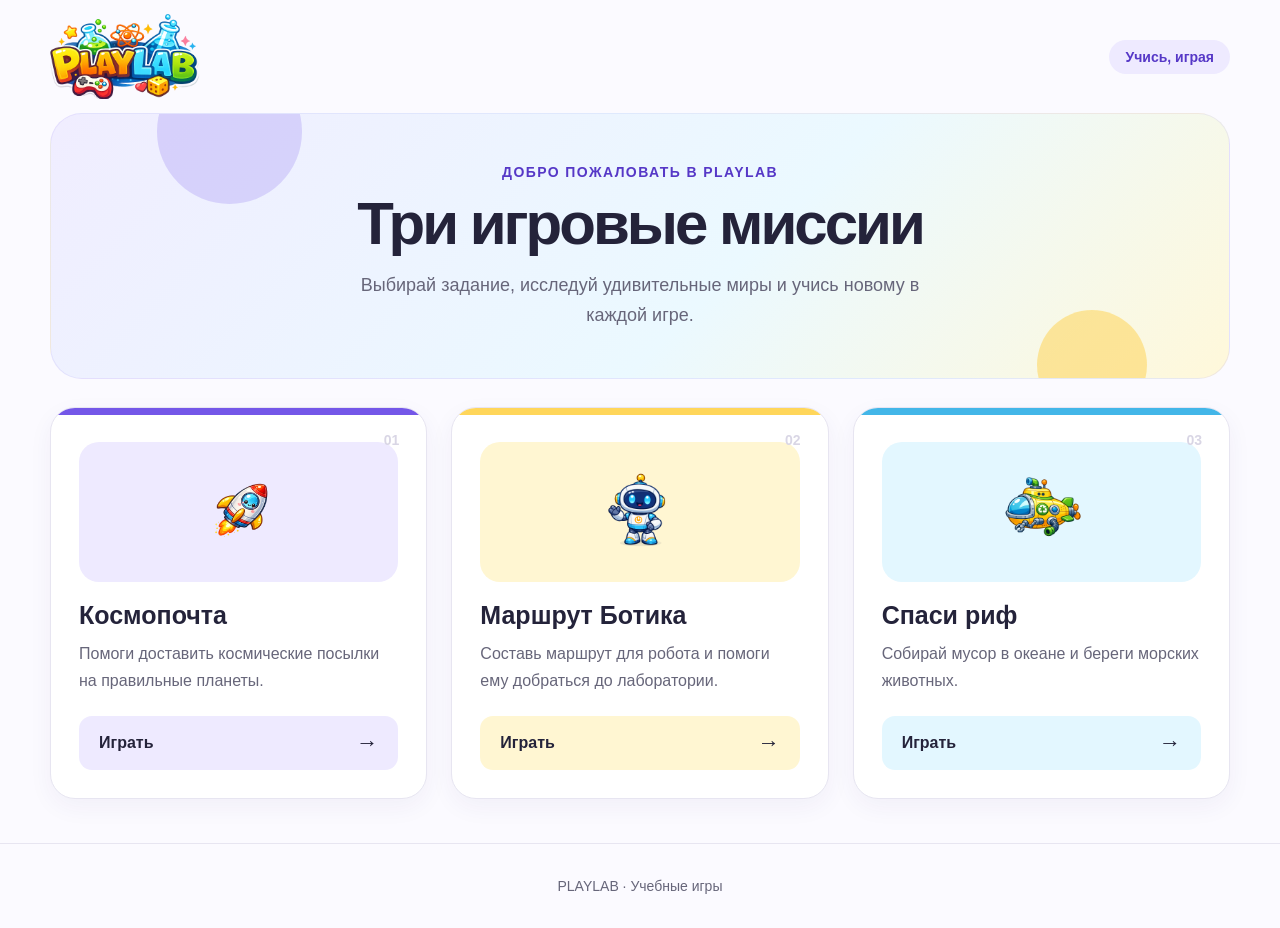
<file: index.html>
<!DOCTYPE html>
<html lang="ru">
<head>
  <meta charset="UTF-8">
  <meta name="viewport" content="width=device-width, initial-scale=1.0">
  <meta name="description" content="PLAYLAB — три игровые учебные миссии">
  <title>PLAYLAB — игровые миссии</title>
  <link rel="stylesheet" href="styles.css">
</head>
<body>
  <header class="site-header">
    <a class="logo" href="index.html" aria-label="PLAYLAB — главная страница">
      <img src="images/logo.png" alt="PLAYLAB">
    </a>
    <p class="header-note">Учись, играя</p>
  </header>

  <main>
    <section class="hero" aria-labelledby="page-title">
      <div class="hero-decoration hero-decoration--purple" aria-hidden="true"></div>
      <div class="hero-decoration hero-decoration--yellow" aria-hidden="true"></div>
      <p class="eyebrow">Добро пожаловать в PLAYLAB</p>
      <h1 id="page-title">Три игровые миссии</h1>
      <p class="hero-text">Выбирай задание, исследуй удивительные миры и учись новому в каждой игре.</p>
    </section>

    <section class="missions" aria-label="Игровые миссии">
      <article class="game-card game-card--space">
        <div class="game-card__number" aria-hidden="true">01</div>
        <div class="game-card__icon"><img src="images/rocket.png" alt="Космическая ракета"></div>
        <h2>Космопочта</h2>
        <p>Помоги доставить космические посылки на правильные планеты.</p>
        <a class="play-button" href="game1/index.html">Играть <span aria-hidden="true">→</span></a>
      </article>

      <article class="game-card game-card--robot">
        <div class="game-card__number" aria-hidden="true">02</div>
        <div class="game-card__icon"><img src="images/robot.png" alt="Робот Ботик"></div>
        <h2>Маршрут Ботика</h2>
        <p>Составь маршрут для робота и помоги ему добраться до лаборатории.</p>
        <a class="play-button" href="game2/index.html">Играть <span aria-hidden="true">→</span></a>
      </article>

      <article class="game-card game-card--ocean">
        <div class="game-card__number" aria-hidden="true">03</div>
        <div class="game-card__icon"><img src="images/submarine.png" alt="Подводная лодка"></div>
        <h2>Спаси риф</h2>
        <p>Собирай мусор в океане и береги морских животных.</p>
        <a class="play-button" href="game3/index.html">Играть <span aria-hidden="true">→</span></a>
      </article>
    </section>
  </main>

  <footer>
    <p>PLAYLAB · Учебные игры</p>
  </footer>

</body>
</html>
</file>
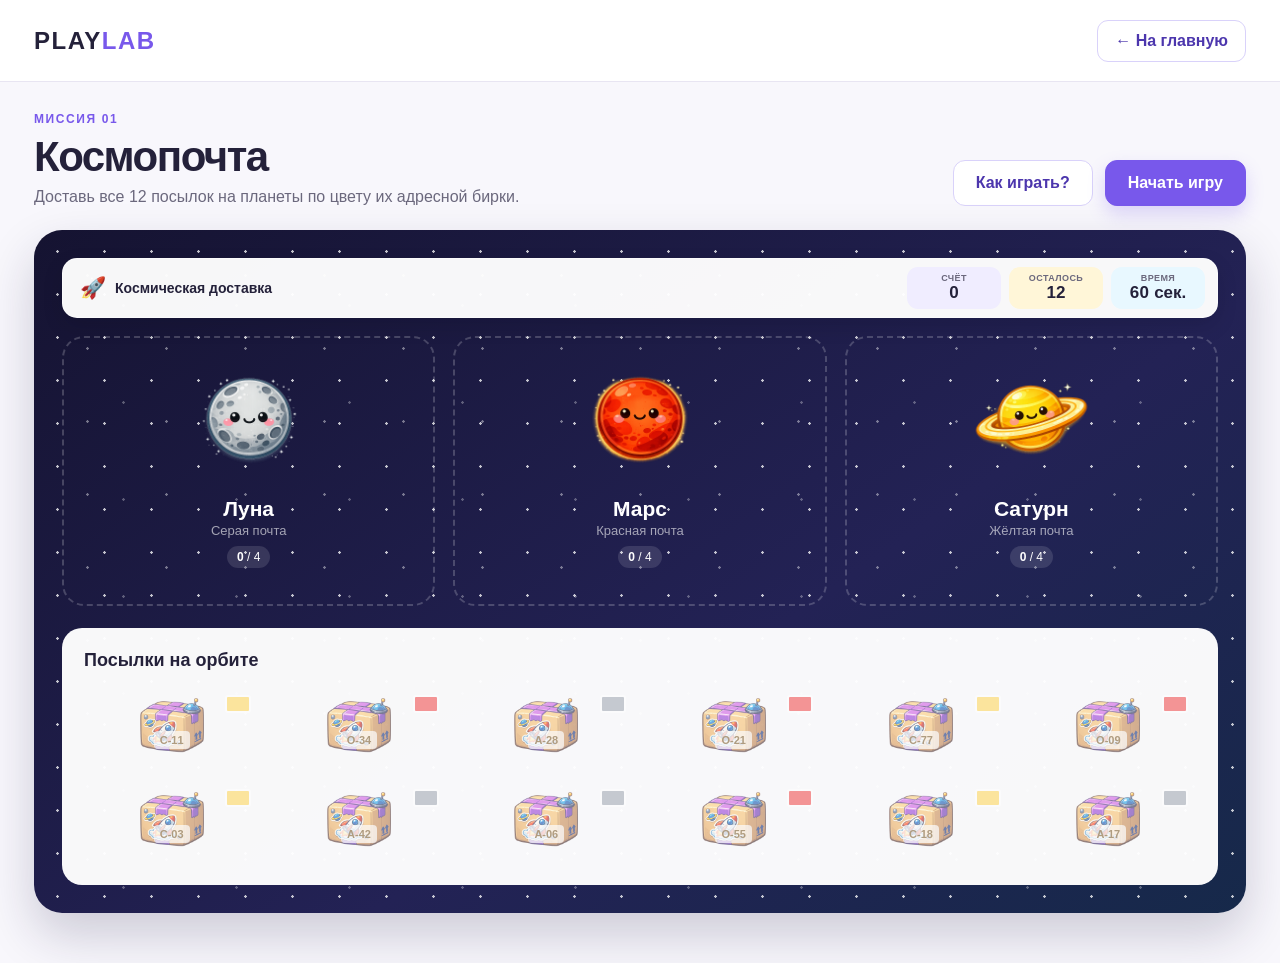
<file: game1/index.html>
<!DOCTYPE html>
<html lang="ru">
<head>
  <meta charset="UTF-8">
  <meta name="viewport" content="width=device-width, initial-scale=1.0">
  <meta name="description" content="Космопочта — игровая миссия PLAYLAB">
  <title>Космопочта — PLAYLAB</title>
  <link rel="stylesheet" href="style.css">
</head>
<body>
  <header class="topbar">
    <a class="logo" href="../index.html">PLAY<span>LAB</span></a>
    <a class="home-button" href="../index.html">← На главную</a>
  </header>

  <main class="game-shell">
    <section class="intro">
      <div>
        <p class="eyebrow">Миссия 01</p>
        <h1>Космопочта</h1>
        <p>Доставь все 12 посылок на планеты по цвету их адресной бирки.</p>
      </div>
      <div class="intro-actions">
        <button class="secondary-button" id="helpButton" type="button">Как играть?</button>
        <button class="primary-button" id="startButton" type="button">Начать игру</button>
      </div>
    </section>

    <section class="space" id="gameArea" aria-label="Игровое поле">
      <div class="stars" aria-hidden="true"></div>
      <div class="space-hud" aria-label="Статистика игры">
        <div class="space-hud__status"><span aria-hidden="true">🚀</span><strong>Космическая доставка</strong></div>
        <div class="game-stats">
          <div class="stat"><span>Счёт</span><strong id="score">0</strong></div>
          <div class="stat stat--remaining"><span>Осталось</span><strong id="remaining">12</strong></div>
          <div class="stat stat--timer"><span>Время</span><strong><span id="timer">60</span> сек.</strong></div>
        </div>
      </div>
      <div class="planets">
        <div class="planet-zone planet-zone--gray" data-planet="gray">
          <img src="../images/moon.png" alt="Луна">
          <h2>Луна</h2>
          <p>Серая почта</p>
          <span class="delivered-count"><b>0</b> / 4</span>
        </div>
        <div class="planet-zone planet-zone--red" data-planet="red">
          <img src="../images/mars.png" alt="Марс">
          <h2>Марс</h2>
          <p>Красная почта</p>
          <span class="delivered-count"><b>0</b> / 4</span>
        </div>
        <div class="planet-zone planet-zone--yellow" data-planet="yellow">
          <img src="../images/saturn.png" alt="Сатурн">
          <h2>Сатурн</h2>
          <p>Жёлтая почта</p>
          <span class="delivered-count"><b>0</b> / 4</span>
        </div>
      </div>

      <div class="cargo-panel">
        <div class="cargo-heading">
          <h2>Посылки на орбите</h2>
        </div>
        <div class="packages is-locked" id="packages" aria-label="Посылки"></div>
      </div>
    </section>
  </main>

  <div class="modal" id="helpModal" hidden>
    <div class="modal__backdrop" data-close-modal></div>
    <section class="modal__card" role="dialog" aria-modal="true" aria-labelledby="helpTitle">
      <button class="modal__close" type="button" data-close-modal aria-label="Закрыть">×</button>
      <p class="eyebrow">Инструкция</p>
      <h2 id="helpTitle">Как играть?</h2>
      <ol>
        <li>Нажми «Начать игру» — включится таймер на 60 секунд.</li>
        <li>Смотри на цвет адресной бирки каждой посылки.</li>
        <li>Зажми посылку мышкой и перетащи её на планету такого же цвета.</li>
        <li>Правильная доставка даёт <strong>+10 очков</strong>, ошибка отнимает <strong>5 очков</strong>.</li>
      </ol>
      <p class="tip">Победа — все 12 посылок доставлены до окончания времени!</p>
      <button class="primary-button" type="button" data-close-modal>Понятно</button>
    </section>
  </div>

  <div class="modal" id="resultModal" hidden>
    <div class="modal__backdrop"></div>
    <section class="modal__card modal__card--result" role="dialog" aria-modal="true" aria-labelledby="resultTitle">
      <div class="result-icon" id="resultIcon" aria-hidden="true">🚀</div>
      <p class="eyebrow">Миссия завершена</p>
      <h2 id="resultTitle">Отличная работа!</h2>
      <p id="resultMessage"></p>
      <div class="result-score"><span>Твой результат</span><strong><span id="finalScore">0</span> очков</strong></div>
      <button class="primary-button" id="restartButton" type="button">Играть снова</button>
    </section>
  </div>

  <div class="toast" id="toast" role="status" aria-live="polite"></div>

  <audio id="correctSound" src="../sounds/correct.mp3" preload="auto"></audio>
  <audio id="wrongSound" src="../sounds/wrong.mp3" preload="auto"></audio>
  <audio id="winSound" src="../sounds/win.mp3" preload="auto"></audio>
  <audio id="clickSound" src="../sounds/click.mp3" preload="auto"></audio>
  <script src="game.js"></script>
</body>
</html>
</file>
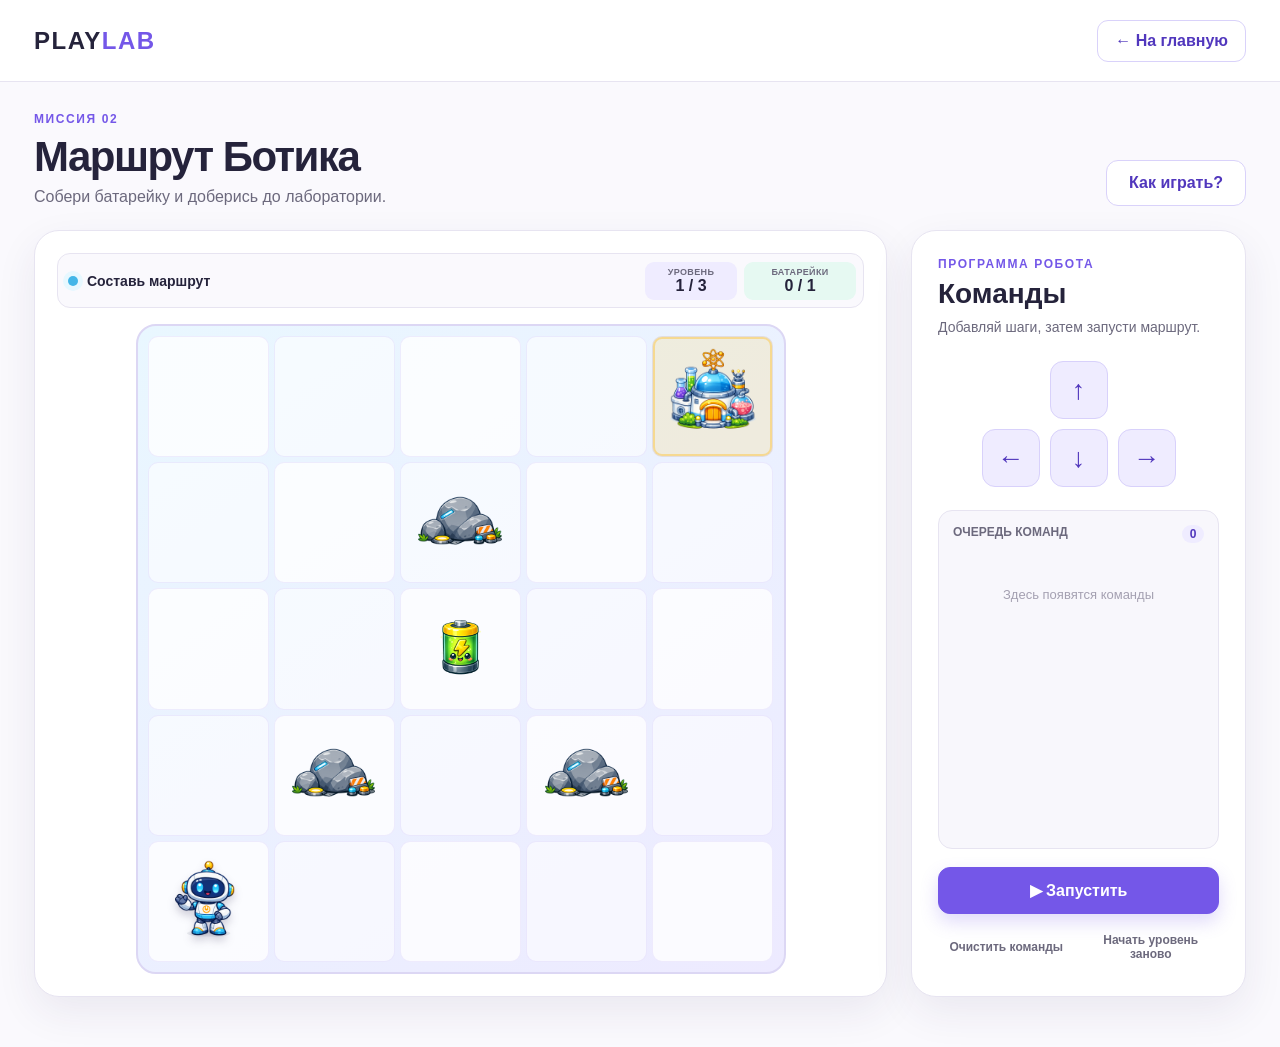
<file: game2/index.html>
<!DOCTYPE html>
<html lang="ru">
<head>
  <meta charset="UTF-8">
  <meta name="viewport" content="width=device-width, initial-scale=1.0">
  <meta name="description" content="Маршрут Ботика — логическая игра PLAYLAB">
  <title>Маршрут Ботика — PLAYLAB</title>
  <link rel="stylesheet" href="style.css">
</head>
<body>
  <header class="topbar">
    <a class="logo" href="../index.html">PLAY<span>LAB</span></a>
    <a class="home-button" href="../index.html">← На главную</a>
  </header>

  <main class="game-shell">
    <section class="intro">
      <div>
        <p class="eyebrow">Миссия 02</p>
        <h1>Маршрут Ботика</h1>
        <p id="levelDescription">Собери батарейку и доберись до лаборатории.</p>
      </div>
      <button class="secondary-button" id="helpButton" type="button">Как играть?</button>
    </section>

    <section class="game-layout">
      <div class="board-panel">
        <div class="board-heading" aria-label="Состояние уровня">
          <div class="route-status">
            <span class="status-dot" aria-hidden="true"></span>
            <strong id="statusText">Составь маршрут</strong>
          </div>
          <div class="board-stats">
            <div class="board-stat board-stat--level"><span>Уровень</span><strong><span id="levelNumber">1</span> / 3</strong></div>
            <div class="board-stat board-stat--battery"><span>Батарейки</span><strong><span id="batteryCount">0</span> / <span id="batteryTotal">1</span></strong></div>
          </div>
        </div>
        <div class="board" id="board" aria-label="Игровое поле"></div>
      </div>

      <aside class="control-panel">
        <div class="control-heading">
          <p class="eyebrow">Программа робота</p>
          <h2>Команды</h2>
          <p>Добавляй шаги, затем запусти маршрут.</p>
        </div>

        <div class="direction-buttons" aria-label="Добавить команду">
          <button class="direction direction--up" type="button" data-command="up" aria-label="Добавить движение вверх">↑</button>
          <button class="direction direction--left" type="button" data-command="left" aria-label="Добавить движение влево">←</button>
          <button class="direction direction--down" type="button" data-command="down" aria-label="Добавить движение вниз">↓</button>
          <button class="direction direction--right" type="button" data-command="right" aria-label="Добавить движение вправо">→</button>
        </div>

        <div class="queue-wrap">
          <div class="queue-label">
            <span>Очередь команд</span>
            <strong id="commandCount">0</strong>
          </div>
          <div class="command-queue" id="commandQueue" aria-live="polite">
            <p class="queue-empty">Здесь появятся команды</p>
          </div>
        </div>

        <button class="primary-button primary-button--run" id="runButton" type="button">▶ Запустить</button>
        <div class="utility-buttons">
          <button class="text-button" id="clearButton" type="button">Очистить команды</button>
          <button class="text-button" id="resetButton" type="button">Начать уровень заново</button>
        </div>
      </aside>
    </section>
  </main>

  <div class="modal" id="helpModal" hidden>
    <div class="modal__backdrop" data-close-help></div>
    <section class="modal__card" role="dialog" aria-modal="true" aria-labelledby="helpTitle">
      <button class="modal__close" type="button" data-close-help aria-label="Закрыть">×</button>
      <p class="eyebrow">Инструкция</p>
      <h2 id="helpTitle">Как играть?</h2>
      <ol>
        <li>Кнопками <strong>↑ ↓ ← →</strong> составь очередь команд.</li>
        <li>Нажми <strong>«Запустить»</strong>, и Ботик выполнит шаги по порядку.</li>
        <li>Собери все батарейки, избегая камней и границ поля.</li>
        <li>Только после этого приведи Ботика в лабораторию.</li>
      </ol>
      <p class="tip">Если маршрут не удался, очисти команды или начни уровень заново.</p>
      <button class="primary-button" type="button" data-close-help>Понятно</button>
    </section>
  </div>

  <div class="modal" id="levelModal" hidden>
    <div class="modal__backdrop"></div>
    <section class="modal__card modal__card--result" role="dialog" aria-modal="true" aria-labelledby="levelResultTitle">
      <div class="result-icon" aria-hidden="true">🔋</div>
      <p class="eyebrow">Маршрут выполнен</p>
      <h2 id="levelResultTitle">Уровень пройден!</h2>
      <p id="levelResultText"></p>
      <button class="primary-button" id="nextLevelButton" type="button">Следующий уровень →</button>
    </section>
  </div>

  <div class="modal" id="victoryModal" hidden>
    <div class="modal__backdrop"></div>
    <section class="modal__card modal__card--victory" role="dialog" aria-modal="true" aria-labelledby="victoryTitle">
      <div class="victory-stars" aria-hidden="true">✦ ⭐ ✦</div>
      <img src="../images/robot.png" alt="Ботик празднует победу">
      <p class="eyebrow">Большая победа</p>
      <h2 id="victoryTitle">Все маршруты пройдены!</h2>
      <p>Ты собрал все батарейки и помог Ботику добраться до лаборатории на каждом уровне.</p>
      <button class="primary-button" id="replayButton" type="button">Пройти ещё раз</button>
      <a class="victory-home" href="../index.html">На главную</a>
    </section>
  </div>

  <div class="toast" id="toast" role="status" aria-live="assertive"></div>

  <audio id="moveSound" src="../sounds/move.mp3" preload="auto"></audio>
  <audio id="collectSound" src="../sounds/collect.mp3" preload="auto"></audio>
  <audio id="wrongSound" src="../sounds/wrong.mp3" preload="auto"></audio>
  <audio id="winSound" src="../sounds/win.mp3" preload="auto"></audio>
  <audio id="clickSound" src="../sounds/click.mp3" preload="auto"></audio>
  <script src="game.js"></script>
</body>
</html>
</file>
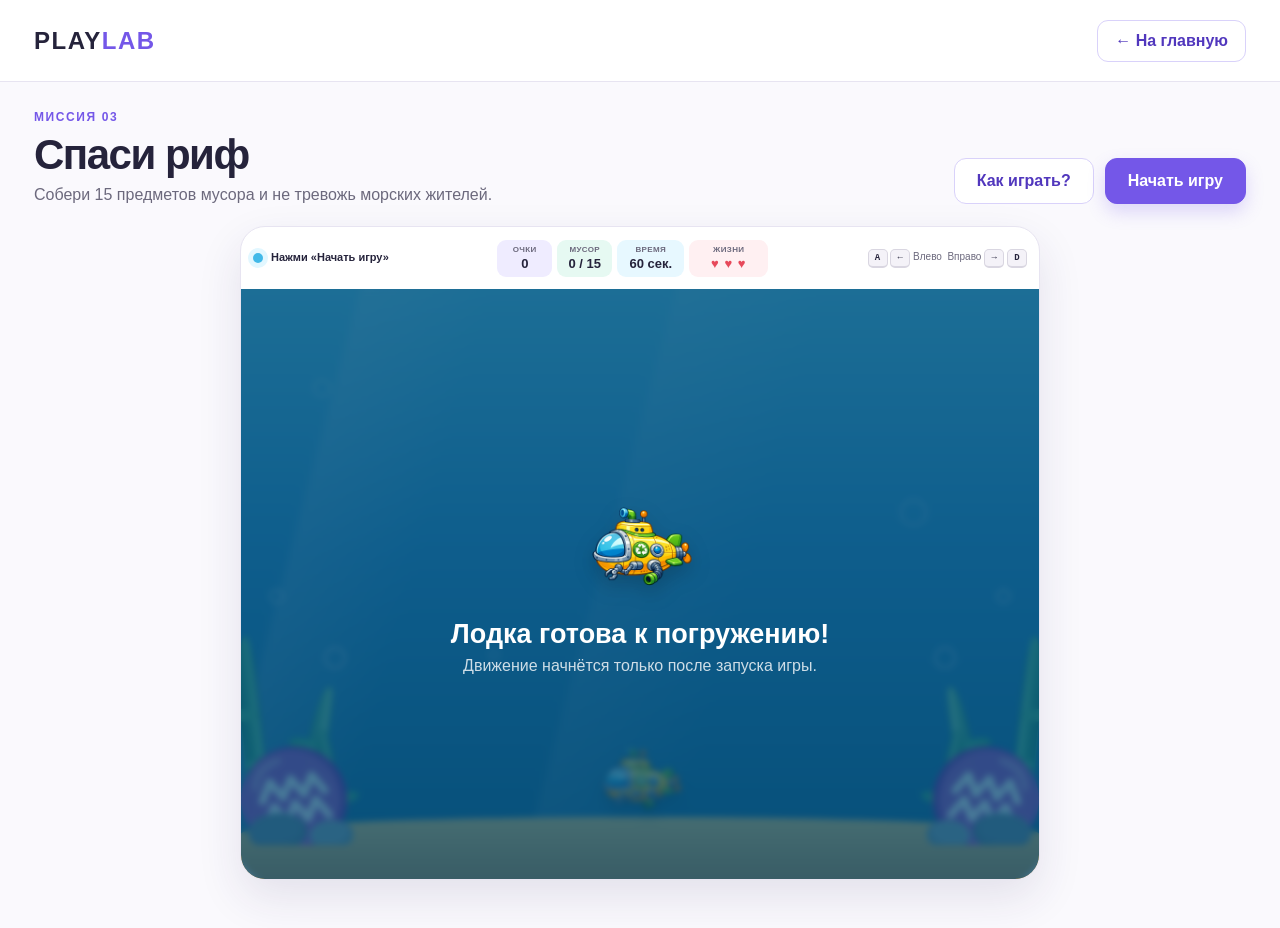
<file: game3/index.html>
<!DOCTYPE html>
<html lang="ru">
<head>
  <meta charset="UTF-8">
  <meta name="viewport" content="width=device-width, initial-scale=1.0">
  <meta name="description" content="Спаси риф — подводная аркада PLAYLAB">
  <title>Спаси риф — PLAYLAB</title>
  <link rel="stylesheet" href="style.css">
</head>
<body>
  <header class="topbar">
    <a class="logo" href="../index.html">PLAY<span>LAB</span></a>
    <a class="home-button" href="../index.html">← На главную</a>
  </header>

  <main class="game-shell">
    <section class="intro">
      <div>
        <p class="eyebrow">Миссия 03</p>
        <h1>Спаси риф</h1>
        <p>Собери 15 предметов мусора и не тревожь морских жителей.</p>
      </div>
      <div class="intro-actions">
        <button class="secondary-button" id="helpButton" type="button">Как играть?</button>
        <button class="primary-button" id="startButton" type="button">Начать игру</button>
      </div>
    </section>

    <section class="ocean-panel">
      <div class="ocean-status">
        <div class="mission-status"><span class="status-dot" aria-hidden="true"></span><strong id="statusText">Нажми «Начать игру»</strong></div>
        <div class="game-stats" aria-label="Статистика игры">
          <div class="stat"><span>Очки</span><strong id="score">0</strong></div>
          <div class="stat stat--trash"><span>Мусор</span><strong><span id="trashCount">0</span> / 15</strong></div>
          <div class="stat stat--time"><span>Время</span><strong><span id="timeLeft">60</span> сек.</strong></div>
          <div class="stat stat--lives"><span>Жизни</span><strong id="lives" aria-label="3 жизни">♥ ♥ ♥</strong></div>
        </div>
        <p class="key-help"><kbd>A</kbd> <kbd>←</kbd> Влево&nbsp; Вправо <kbd>→</kbd> <kbd>D</kbd></p>
      </div>

      <div class="ocean" id="ocean" aria-label="Игровое поле">
        <div class="light-rays" aria-hidden="true"></div>
        <div class="bubble bubble--one" aria-hidden="true"></div>
        <div class="bubble bubble--two" aria-hidden="true"></div>
        <div class="bubble bubble--three" aria-hidden="true"></div>
        <div class="edge-decor edge-decor--left" aria-hidden="true">
          <span class="seaweed seaweed--tall"></span>
          <span class="seaweed seaweed--medium"></span>
          <span class="seaweed seaweed--short"></span>
          <span class="coral">♒</span>
          <span class="sea-rock sea-rock--one"></span>
          <span class="sea-rock sea-rock--two"></span>
          <span class="decor-bubble decor-bubble--one"></span>
          <span class="decor-bubble decor-bubble--two"></span>
        </div>
        <div class="edge-decor edge-decor--right" aria-hidden="true">
          <span class="seaweed seaweed--tall"></span>
          <span class="seaweed seaweed--medium"></span>
          <span class="seaweed seaweed--short"></span>
          <span class="coral">♒</span>
          <span class="sea-rock sea-rock--one"></span>
          <span class="sea-rock sea-rock--two"></span>
          <span class="decor-bubble decor-bubble--one"></span>
          <span class="decor-bubble decor-bubble--two"></span>
        </div>
        <div class="objects-layer" id="objectsLayer"></div>
        <img class="submarine" id="submarine" src="../images/submarine.png" alt="Подводная лодка игрока">
        <div class="start-curtain" id="startCurtain">
          <img src="../images/submarine.png" alt="">
          <h2>Лодка готова к погружению!</h2>
          <p>Движение начнётся только после запуска игры.</p>
        </div>
      </div>
    </section>
  </main>

  <div class="modal" id="helpModal" hidden>
    <div class="modal__backdrop" data-close-help></div>
    <section class="modal__card" role="dialog" aria-modal="true" aria-labelledby="helpTitle">
      <button class="modal__close" type="button" data-close-help aria-label="Закрыть">×</button>
      <p class="eyebrow">Инструкция</p>
      <h2 id="helpTitle">Как играть?</h2>
      <ol>
        <li>Нажми <strong>«Начать игру»</strong>.</li>
        <li>Двигай лодку клавишами <strong>← →</strong> или <strong>A D</strong>.</li>
        <li>Лови бутылки, банки и пакеты — каждый предмет даёт <strong>+10 очков</strong>.</li>
        <li>Не задевай рыб, черепах и медуз: столкновение отнимает одну жизнь.</li>
      </ol>
      <p class="tip">Собери 15 предметов мусора за 60 секунд, сохранив хотя бы одну жизнь.</p>
      <button class="primary-button" type="button" data-close-help>Понятно</button>
    </section>
  </div>

  <div class="modal" id="resultModal" hidden>
    <div class="modal__backdrop"></div>
    <section class="modal__card modal__card--result" role="dialog" aria-modal="true" aria-labelledby="resultTitle">
      <div class="result-icon" id="resultIcon" aria-hidden="true">🌊</div>
      <p class="eyebrow" id="resultEyebrow">Миссия завершена</p>
      <h2 id="resultTitle">Риф спасён!</h2>
      <p id="resultMessage"></p>
      <div class="result-stats">
        <div><span>Очки</span><strong id="finalScore">0</strong></div>
        <div><span>Собрано</span><strong><span id="finalTrash">0</span> / 15</strong></div>
      </div>
      <button class="primary-button" id="replayButton" type="button">Играть снова</button>
      <a class="result-home" href="../index.html">На главную</a>
    </section>
  </div>

  <div class="toast" id="toast" role="status" aria-live="assertive"></div>

  <audio id="clickSound" src="../sounds/click.mp3" preload="auto"></audio>
  <audio id="collectSound" src="../sounds/collect.mp3" preload="auto"></audio>
  <audio id="wrongSound" src="../sounds/wrong.mp3" preload="auto"></audio>
  <audio id="winSound" src="../sounds/win.mp3" preload="auto"></audio>
  <script src="game.js"></script>
</body>
</html>
</file>
<file: styles.css>
:root {
  --purple: #7457e8;
  --purple-dark: #5638c7;
  --purple-light: #eeeaff;
  --blue: #43b6e8;
  --blue-light: #e3f7ff;
  --yellow: #ffd65a;
  --yellow-light: #fff6d2;
  --ink: #24233a;
  --muted: #67667a;
  --white: #ffffff;
  --line: #e7e5f1;
  --shadow: 0 18px 45px rgba(57, 44, 116, 0.12);
}

* {
  box-sizing: border-box;
}

html {
  scroll-behavior: smooth;
}

body {
  min-width: 320px;
  margin: 0;
  color: var(--ink);
  background: #fbfaff;
  font-family: "Segoe UI", Arial, sans-serif;
}

button,
a {
  font: inherit;
}

.site-header {
  width: min(1180px, calc(100% - 80px));
  margin: 0 auto;
  padding: 14px 0;
  display: flex;
  align-items: center;
  justify-content: space-between;
}

.logo {
  position: relative;
  width: 150px;
  height: 85px;
  display: block;
  overflow: hidden;
  line-height: 0;
  text-decoration: none;
}

.logo img {
  position: absolute;
  top: -37px;
  left: -57px;
  width: 265px;
  height: auto;
  display: block;
  object-fit: contain;
}

.header-note {
  margin: 0;
  padding: 9px 16px;
  color: var(--purple-dark);
  background: var(--purple-light);
  border-radius: 999px;
  font-size: 14px;
  font-weight: 700;
}

main {
  width: min(1180px, calc(100% - 80px));
  margin: 0 auto;
}

.hero {
  position: relative;
  overflow: hidden;
  padding: 50px 60px 48px;
  text-align: center;
  background: linear-gradient(135deg, #f0edff 0%, #ebf9ff 58%, #fff8da 100%);
  border: 1px solid rgba(116, 87, 232, 0.1);
  border-radius: 32px;
}

.eyebrow {
  position: relative;
  margin: 0 0 12px;
  color: var(--purple-dark);
  font-size: 14px;
  font-weight: 800;
  letter-spacing: 1.4px;
  text-transform: uppercase;
}

.hero h1 {
  position: relative;
  margin: 0;
  font-size: clamp(46px, 5vw, 60px);
  line-height: 1.05;
  letter-spacing: -3px;
}

.hero-text {
  position: relative;
  max-width: 610px;
  margin: 16px auto 0;
  color: var(--muted);
  font-size: 18px;
  line-height: 1.65;
}

.hero-decoration {
  position: absolute;
  border-radius: 50%;
}

.hero-decoration--purple {
  width: 145px;
  height: 145px;
  top: -55px;
  left: 9%;
  background: rgba(116, 87, 232, 0.2);
}

.hero-decoration--yellow {
  width: 110px;
  height: 110px;
  right: 7%;
  bottom: -42px;
  background: rgba(255, 214, 90, 0.55);
}

.missions {
  display: grid;
  grid-template-columns: repeat(3, 1fr);
  gap: 24px;
  padding: 28px 0 44px;
}

.game-card {
  position: relative;
  min-height: 365px;
  padding: 28px;
  display: flex;
  flex-direction: column;
  overflow: hidden;
  background: var(--white);
  border: 1px solid var(--line);
  border-radius: 25px;
  box-shadow: 0 8px 24px rgba(57, 44, 116, 0.05);
  transition: transform 180ms ease, box-shadow 180ms ease;
}

.game-card:hover {
  transform: translateY(-7px);
  box-shadow: var(--shadow);
}

.game-card::before {
  content: "";
  position: absolute;
  inset: 0 0 auto;
  height: 7px;
  background: var(--card-color);
}

.game-card--space {
  --card-color: var(--purple);
  --card-light: var(--purple-light);
}

.game-card--robot {
  --card-color: var(--yellow);
  --card-light: var(--yellow-light);
}

.game-card--ocean {
  --card-color: var(--blue);
  --card-light: var(--blue-light);
}

.game-card__number {
  position: absolute;
  top: 24px;
  right: 27px;
  color: #d9d6e5;
  font-size: 14px;
  font-weight: 800;
}

.game-card__icon {
  width: 100%;
  height: 140px;
  min-height: 140px;
  margin: 6px 0 18px;
  padding: 13px;
  display: flex;
  align-items: center;
  justify-content: center;
  overflow: hidden;
  background: var(--card-light);
  border-radius: 20px;
}

.game-card__icon img {
  width: 110px;
  height: 110px;
  max-width: 70%;
  max-height: 80%;
  display: block;
  flex: 0 0 auto;
  object-fit: contain;
}

.game-card h2 {
  margin: 0 0 11px;
  font-size: 25px;
  line-height: 1.2;
}

.game-card p {
  margin: 0 0 22px;
  color: var(--muted);
  font-size: 16px;
  line-height: 1.65;
}

.play-button {
  width: 100%;
  margin-top: auto;
  padding: 14px 20px;
  display: flex;
  align-items: center;
  justify-content: space-between;
  color: var(--ink);
  background: var(--card-light);
  border: 0;
  border-radius: 13px;
  cursor: pointer;
  font-weight: 800;
  text-decoration: none;
  transition: color 160ms ease, background 160ms ease;
}

.play-button:hover,
.play-button:focus-visible {
  color: var(--white);
  background: var(--card-color);
}

.play-button:focus-visible {
  outline: 3px solid var(--ink);
  outline-offset: 3px;
}

.play-button span {
  font-size: 22px;
}

footer {
  padding: 20px;
  color: var(--muted);
  border-top: 1px solid var(--line);
  text-align: center;
  font-size: 14px;
}

@media (max-width: 900px) {
  .missions {
    grid-template-columns: 1fr;
  }

  .game-card {
    min-height: 330px;
  }
}

@media (max-width: 600px) {
  .site-header,
  main {
    width: min(100% - 32px, 1180px);
  }

  .hero {
    padding: 60px 22px;
    border-radius: 24px;
  }

  .hero h1 {
    font-size: 42px;
    letter-spacing: -2px;
  }

  .header-note {
    display: none;
  }

  .game-card {
    padding: 26px;
  }
}

@media (min-width: 901px) and (max-height: 850px) {
  .site-header {
    padding: 8px 0;
  }

  .logo {
    width: 135px;
    height: 76px;
  }

  .logo img {
    top: -33px;
    left: -51px;
    width: 236px;
  }

  .hero {
    padding: 32px 48px 30px;
  }

  .hero h1 {
    font-size: 54px;
  }

  .hero-text {
    margin-top: 12px;
    font-size: 16px;
    line-height: 1.5;
  }

  .missions {
    padding: 22px 0 30px;
  }

  .game-card {
    min-height: 330px;
    padding: 22px;
  }

  .game-card__icon {
    height: 118px;
    min-height: 118px;
    margin: 4px 0 14px;
    padding: 10px;
  }

  .game-card__icon img {
    width: 96px;
    height: 96px;
  }

  .game-card h2 {
    margin-bottom: 9px;
    font-size: 23px;
  }

  .game-card p {
    margin-bottom: 18px;
    font-size: 15px;
    line-height: 1.5;
  }

  .play-button {
    padding: 11px 17px;
  }

  footer {
    padding: 14px 20px;
  }
}

@media (prefers-reduced-motion: reduce) {
  *,
  *::before,
  *::after {
    scroll-behavior: auto !important;
    transition: none !important;
  }
}
</file>
<file: game1/style.css>
:root {
  --purple: #7858eb;
  --purple-dark: #4c36ad;
  --blue: #43b9e8;
  --yellow: #ffd452;
  --ink: #24213a;
  --muted: #6b687d;
  --white: #fff;
  --line: #e8e5f2;
}

* { box-sizing: border-box; }

body {
  min-width: 950px;
  margin: 0;
  color: var(--ink);
  background: #f8f7fc;
  font-family: "Segoe UI", Arial, sans-serif;
}

button, a { font: inherit; }

.topbar {
  min-height: 82px;
  padding: 14px max(34px, calc((100% - 1240px) / 2));
  display: flex;
  align-items: center;
  justify-content: space-between;
  gap: 28px;
  background: var(--white);
  border-bottom: 1px solid var(--line);
}

.logo { color: var(--ink); font-size: 24px; font-weight: 900; letter-spacing: 1.5px; text-decoration: none; }
.logo span, .eyebrow { color: var(--purple); }

.game-stats { display: flex; gap: 8px; }
.stat { min-width: 94px; padding: 6px 13px; text-align: center; background: #f0edff; border-radius: 11px; }
.stat--remaining { background: #fff6d8; }
.stat--timer { background: #e8f8ff; }
.stat span { display: block; color: var(--muted); font-size: 9px; font-weight: 800; letter-spacing: .4px; text-transform: uppercase; }
.stat strong, .stat strong span { display: inline; color: var(--ink); font-size: 17px; }
.stat.is-warning { background: #fff0ef; animation: pulse .7s infinite alternate; }
.stat.is-warning strong, .stat.is-warning strong span { color: #dc3d4b; }

.home-button { padding: 11px 17px; color: var(--purple-dark); border: 1px solid #d9d2fa; border-radius: 11px; font-weight: 700; text-decoration: none; }
.home-button:hover { background: #f0edff; }

.game-shell { width: min(1240px, calc(100% - 68px)); margin: 0 auto; padding: 30px 0 50px; }
.intro { display: flex; align-items: end; justify-content: space-between; gap: 30px; margin-bottom: 24px; }
.eyebrow { margin: 0 0 7px; font-size: 12px; font-weight: 900; letter-spacing: 1.6px; text-transform: uppercase; }
.intro h1 { margin: 0; font-size: 42px; letter-spacing: -1.5px; }
.intro p:last-child { margin: 7px 0 0; color: var(--muted); }
.intro-actions { display: flex; gap: 12px; }

.primary-button, .secondary-button { padding: 13px 22px; border-radius: 12px; cursor: pointer; font-weight: 800; }
.primary-button { color: white; background: var(--purple); border: 1px solid var(--purple); box-shadow: 0 8px 18px rgba(120,88,235,.22); }
.primary-button:hover { background: var(--purple-dark); }
.secondary-button { color: var(--purple-dark); background: white; border: 1px solid #d9d2fa; }
.secondary-button:hover { background: #f0edff; }

.space { position: relative; overflow: hidden; padding: 28px; background: linear-gradient(145deg, #151331, #232255 60%, #16294a); border-radius: 28px; box-shadow: 0 22px 50px rgba(28,25,64,.2); }
.stars, .stars::before, .stars::after { position: absolute; inset: 0; pointer-events: none; background-image: radial-gradient(circle, rgba(255,255,255,.75) 1px, transparent 1.5px); background-size: 47px 43px; content: ""; }
.stars::before { background-size: 79px 73px; transform: translate(14px, 9px); opacity: .55; }
.stars::after { background-size: 113px 97px; transform: translate(33px, 27px); opacity: .4; }

.space-hud { position: relative; z-index: 3; min-height: 58px; margin-bottom: 18px; padding: 8px 12px 8px 17px; display: flex; align-items: center; justify-content: space-between; gap: 20px; color: var(--ink); background: rgba(255,255,255,.97); border: 1px solid rgba(255,255,255,.5); border-radius: 15px; box-shadow: 0 8px 20px rgba(5,4,24,.13); }
.space-hud__status { display: flex; align-items: center; gap: 9px; font-size: 14px; }
.space-hud__status span { font-size: 21px; }
.planets { position: relative; display: grid; grid-template-columns: repeat(3, 1fr); gap: 18px; }
.planet-zone { min-height: 270px; padding: 10px 16px 18px; text-align: center; border: 2px dashed rgba(255,255,255,.2); border-radius: 22px; transition: background .15s, border-color .15s, transform .15s; }
.planet-zone img { width: 190px; height: 150px; object-fit: contain; pointer-events: none; }
.planet-zone h2 { margin: -5px 0 2px; color: white; font-size: 21px; }
.planet-zone p { margin: 0; color: rgba(255,255,255,.6); font-size: 13px; }
.delivered-count { display: inline-block; margin-top: 8px; padding: 4px 10px; color: white; background: rgba(255,255,255,.12); border-radius: 999px; font-size: 12px; }
.planet-zone.drag-over { border-color: white; background: rgba(255,255,255,.13); transform: translateY(-4px); }
.planet-zone.is-correct { animation: successFlash .45s; }
.planet-zone.is-wrong { animation: errorShake .35s; }

.cargo-panel { position: relative; margin-top: 22px; padding: 22px; background: rgba(255,255,255,.97); border-radius: 20px; }
.cargo-heading { display: flex; align-items: center; justify-content: space-between; margin-bottom: 16px; }
.cargo-heading h2 { margin: 0; font-size: 18px; }
.cargo-heading p { margin: 0; color: var(--muted); font-size: 14px; }
.packages { min-height: 176px; display: grid; grid-template-columns: repeat(6, 1fr); gap: 12px; }
.packages.is-locked { opacity: .55; }

.package { position: relative; min-height: 78px; padding: 31px 8px 8px; display: flex; align-items: center; justify-content: center; color: #74511d; background: transparent url("../images/parcel.png") center / contain no-repeat; border: 0; border-radius: 9px; cursor: grab; font-weight: 900; user-select: none; transition: transform .15s, opacity .2s; }
.package::after { position: absolute; top: 8px; right: 8px; width: 22px; height: 14px; background: var(--tag); border: 2px solid white; border-radius: 3px; content: ""; }
.package span { position: relative; z-index: 1; padding: 3px 6px; background: rgba(255,255,255,.72); border-radius: 4px; font-size: 11px; }
.package:hover { transform: translateY(-3px) rotate(-1deg); }
.package:active { cursor: grabbing; }
.package--gray { --tag: #9ca3af; }
.package--red { --tag: #ef4444; }
.package--yellow { --tag: var(--yellow); }
.package.is-dragging { opacity: .35; }
.package.is-delivered { transform: scale(.2); opacity: 0; }

.modal[hidden] { display: none; }
.modal { position: fixed; inset: 0; z-index: 20; display: grid; place-items: center; }
.modal__backdrop { position: absolute; inset: 0; background: rgba(18,16,42,.7); backdrop-filter: blur(5px); }
.modal__card { position: relative; width: min(520px, calc(100% - 40px)); padding: 34px; background: white; border-radius: 23px; box-shadow: 0 30px 70px rgba(14,12,38,.32); }
.modal__card h2 { margin: 0 0 16px; font-size: 30px; }
.modal__card ol { padding-left: 22px; color: var(--muted); line-height: 1.6; }
.modal__card li { margin-bottom: 10px; padding-left: 5px; }
.modal__close { position: absolute; top: 15px; right: 17px; width: 36px; height: 36px; color: var(--muted); background: #f3f1f8; border: 0; border-radius: 50%; cursor: pointer; font-size: 24px; }
.tip { padding: 13px 16px; color: var(--purple-dark); background: #f0edff; border-radius: 10px; }
.modal__card--result { text-align: center; }
.result-icon { margin-bottom: 10px; font-size: 62px; }
.modal__card--result > p:not(.eyebrow) { color: var(--muted); line-height: 1.5; }
.result-score { margin: 22px 0; padding: 15px; background: #f0edff; border-radius: 13px; }
.result-score span { display: block; color: var(--muted); font-size: 13px; }
.result-score strong, .result-score strong span { display: inline; color: var(--purple-dark); font-size: 27px; }

.toast { position: fixed; top: 96px; left: 50%; z-index: 30; padding: 11px 20px; color: white; background: var(--ink); border-radius: 999px; opacity: 0; pointer-events: none; transform: translate(-50%, -12px); transition: .2s; }
.toast.is-visible { opacity: 1; transform: translate(-50%, 0); }

@keyframes pulse { to { transform: scale(1.04); } }
@keyframes successFlash { 50% { background: rgba(87,221,153,.32); border-color: #70e7aa; } }
@keyframes errorShake { 25% { transform: translateX(-7px); } 75% { transform: translateX(7px); } }

@media (prefers-reduced-motion: reduce) { *, *::before, *::after { animation: none !important; transition: none !important; } }
</file>
<file: game2/style.css>
:root {
  --purple: #7457e8;
  --purple-dark: #5137bd;
  --purple-light: #efecff;
  --blue: #43b6e8;
  --blue-light: #e7f8ff;
  --yellow: #ffd65a;
  --ink: #25233b;
  --muted: #6c697d;
  --white: #fff;
  --line: #e7e4f1;
  --danger: #e64b5d;
  --success: #2baa78;
}

* { box-sizing: border-box; }

body {
  min-width: 1050px;
  margin: 0;
  color: var(--ink);
  background: #faf9fd;
  font-family: "Segoe UI", Arial, sans-serif;
}

button, a { font: inherit; }

.topbar {
  min-height: 82px;
  padding: 14px max(34px, calc((100% - 1240px) / 2));
  display: flex;
  align-items: center;
  justify-content: space-between;
  gap: 28px;
  background: var(--white);
  border-bottom: 1px solid var(--line);
}

.logo { color: var(--ink); font-size: 24px; font-weight: 900; letter-spacing: 1.5px; text-decoration: none; }
.logo span, .eyebrow { color: var(--purple); }
.home-button { padding: 11px 17px; color: var(--purple-dark); border: 1px solid #d9d2fa; border-radius: 11px; font-weight: 700; text-decoration: none; }
.home-button:hover { background: var(--purple-light); }

.game-shell { width: min(1240px, calc(100% - 68px)); margin: 0 auto; padding: 30px 0 50px; }
.intro { display: flex; align-items: end; justify-content: space-between; gap: 30px; margin-bottom: 24px; }
.eyebrow { margin: 0 0 7px; font-size: 12px; font-weight: 900; letter-spacing: 1.6px; text-transform: uppercase; }
.intro h1 { margin: 0; font-size: 42px; letter-spacing: -1.5px; }
.intro > div > p:last-child { margin: 7px 0 0; color: var(--muted); }

.primary-button, .secondary-button { padding: 13px 22px; border-radius: 12px; cursor: pointer; font-weight: 800; }
.primary-button { color: white; background: var(--purple); border: 1px solid var(--purple); box-shadow: 0 8px 18px rgba(116,87,232,.22); }
.primary-button:hover:not(:disabled) { background: var(--purple-dark); }
.secondary-button { color: var(--purple-dark); background: white; border: 1px solid #d9d2fa; }
.secondary-button:hover { background: var(--purple-light); }
button:disabled { cursor: not-allowed; opacity: .48; }

.game-layout { display: grid; grid-template-columns: minmax(640px, 1fr) 335px; gap: 24px; align-items: stretch; }
.board-panel, .control-panel { background: var(--white); border: 1px solid var(--line); border-radius: 25px; box-shadow: 0 15px 40px rgba(48,40,91,.08); }
.board-panel { padding: 22px; }
.board-heading { min-height: 55px; display: flex; align-items: center; justify-content: space-between; gap: 18px; margin-bottom: 16px; padding: 5px 7px 5px 10px; background: #faf9fd; border: 1px solid var(--line); border-radius: 13px; }
.route-status { display: flex; align-items: center; gap: 9px; }
.route-status strong { font-size: 14px; }
.board-stats { display: flex; align-items: center; gap: 7px; }
.board-stat { min-width: 92px; padding: 5px 10px; text-align: center; background: var(--purple-light); border-radius: 9px; }
.board-stat--battery { min-width: 112px; background: #e6f9f2; }
.board-stat > span { display: block; color: var(--muted); font-size: 9px; font-weight: 800; letter-spacing: .35px; text-transform: uppercase; }
.board-stat strong, .board-stat strong span { color: var(--ink); font-size: 16px; }
.status-dot { width: 10px; height: 10px; background: var(--blue); border-radius: 50%; box-shadow: 0 0 0 5px var(--blue-light); }
.board-panel.has-error .status-dot { background: var(--danger); box-shadow: 0 0 0 5px #ffeaed; }
.board-panel.has-success .status-dot { background: var(--success); box-shadow: 0 0 0 5px #e1f8ef; }

.board {
  width: min(100%, 650px);
  aspect-ratio: 1;
  margin: 0 auto;
  display: grid;
  gap: 5px;
  padding: 10px;
  background: linear-gradient(145deg, #e9f7ff, #edeaff);
  border: 2px solid #dcd7f4;
  border-radius: 20px;
}

.cell { position: relative; min-width: 0; min-height: 0; overflow: hidden; display: grid; place-items: center; background: rgba(255,255,255,.78); border: 1px solid rgba(116,87,232,.1); border-radius: 10px; }
.cell:nth-child(even) { background: rgba(255,255,255,.58); }
.cell img { position: absolute; z-index: 2; width: 82%; height: 82%; object-fit: contain; pointer-events: none; }
.cell--finish { background: rgba(255,214,90,.2) !important; box-shadow: inset 0 0 0 2px rgba(255,190,41,.42); }
.cell--finish img { width: 91%; height: 91%; }
.cell--rock img { width: 79%; height: 79%; }
.cell--battery img { width: 64%; height: 64%; animation: batteryFloat 1.4s ease-in-out infinite alternate; }
.robot { z-index: 4 !important; width: 80% !important; height: 80% !important; filter: drop-shadow(0 5px 4px rgba(38,32,71,.2)); transition: transform .2s; animation: robotArrive .25s ease-out; }
.cell--finish .robot { width: 65% !important; height: 65% !important; transform: translateY(12%); }

.control-panel { padding: 26px; display: flex; flex-direction: column; }
.control-heading h2 { margin: 0; font-size: 28px; }
.control-heading > p:last-child { margin: 7px 0 0; color: var(--muted); font-size: 14px; line-height: 1.5; }
.direction-buttons { width: 194px; margin: 23px auto; display: grid; grid-template-columns: repeat(3, 58px); grid-template-rows: repeat(2, 58px); gap: 10px; }
.direction { color: var(--purple-dark); background: var(--purple-light); border: 1px solid #d8d1fb; border-radius: 13px; cursor: pointer; font-size: 27px; font-weight: 900; transition: transform .12s, background .12s; }
.direction:hover:not(:disabled) { color: white; background: var(--purple); transform: translateY(-2px); }
.direction--up { grid-column: 2; }
.direction--left { grid-column: 1; grid-row: 2; }
.direction--down { grid-column: 2; grid-row: 2; }
.direction--right { grid-column: 3; grid-row: 2; }

.queue-wrap { flex: 1; min-height: 170px; margin-bottom: 18px; padding: 14px; background: #f8f7fc; border: 1px solid var(--line); border-radius: 14px; }
.queue-label { display: flex; justify-content: space-between; color: var(--muted); font-size: 12px; font-weight: 700; text-transform: uppercase; }
.queue-label strong { min-width: 22px; padding: 2px 6px; color: var(--purple-dark); background: var(--purple-light); border-radius: 999px; text-align: center; }
.command-queue { max-height: 146px; margin-top: 12px; display: flex; align-content: flex-start; flex-wrap: wrap; gap: 7px; overflow-y: auto; }
.queue-empty { width: 100%; margin: 32px 0 0; color: #a4a0b1; text-align: center; font-size: 13px; }
.command-chip { width: 35px; height: 35px; display: grid; place-items: center; color: var(--purple-dark); background: white; border: 1px solid #dcd7f3; border-radius: 9px; font-size: 20px; font-weight: 900; }
.command-chip.is-active { color: white; background: var(--purple); border-color: var(--purple); transform: scale(1.1); }
.command-chip.is-done { color: var(--success); background: #e9f9f2; border-color: #bfead7; }
.primary-button--run { width: 100%; font-size: 16px; }
.utility-buttons { display: grid; grid-template-columns: 1fr 1fr; gap: 8px; margin-top: 10px; }
.text-button { padding: 9px 5px; color: var(--muted); background: transparent; border: 0; cursor: pointer; font-size: 12px; font-weight: 700; }
.text-button:hover:not(:disabled) { color: var(--purple-dark); text-decoration: underline; }

.modal[hidden] { display: none; }
.modal { position: fixed; inset: 0; z-index: 20; display: grid; place-items: center; }
.modal__backdrop { position: absolute; inset: 0; background: rgba(22,19,48,.72); backdrop-filter: blur(5px); }
.modal__card { position: relative; width: min(520px, calc(100% - 40px)); padding: 34px; background: white; border-radius: 23px; box-shadow: 0 30px 70px rgba(14,12,38,.32); }
.modal__card h2 { margin: 0 0 16px; font-size: 30px; }
.modal__card ol { padding-left: 22px; color: var(--muted); line-height: 1.6; }
.modal__card li { margin-bottom: 10px; padding-left: 5px; }
.modal__close { position: absolute; top: 15px; right: 17px; width: 36px; height: 36px; color: var(--muted); background: #f3f1f8; border: 0; border-radius: 50%; cursor: pointer; font-size: 24px; }
.tip { padding: 13px 16px; color: var(--purple-dark); background: var(--purple-light); border-radius: 10px; }
.modal__card--result, .modal__card--victory { text-align: center; }
.modal__card--result > p:not(.eyebrow), .modal__card--victory > p:not(.eyebrow) { color: var(--muted); line-height: 1.55; }
.result-icon { margin-bottom: 10px; font-size: 58px; }
.modal__card--victory { overflow: hidden; background: linear-gradient(155deg, #fff, #f2efff 58%, #fff7d6); }
.modal__card--victory img { width: 130px; height: 130px; object-fit: contain; }
.victory-stars { color: #e6aa11; font-size: 28px; letter-spacing: 10px; }
.victory-home { display: block; margin-top: 16px; color: var(--purple-dark); font-weight: 700; text-decoration: none; }

.toast { position: fixed; top: 96px; left: 50%; z-index: 30; max-width: 520px; padding: 12px 21px; color: white; background: var(--ink); border-radius: 999px; box-shadow: 0 12px 30px rgba(22,19,48,.25); opacity: 0; pointer-events: none; transform: translate(-50%, -12px); transition: .2s; }
.toast.is-visible { opacity: 1; transform: translate(-50%, 0); }
.toast.is-error { background: var(--danger); }

@keyframes batteryFloat { to { transform: translateY(-5px); } }
@keyframes robotArrive { from { transform: scale(.65); opacity: .4; } }
@media (prefers-reduced-motion: reduce) { *, *::before, *::after { animation: none !important; transition: none !important; } }
</file>
<file: game3/style.css>
:root {
  --purple: #7457e8;
  --purple-dark: #5137bd;
  --purple-light: #efecff;
  --blue: #42b9e8;
  --blue-dark: #1479b4;
  --yellow: #ffd65a;
  --ink: #25233b;
  --muted: #6c697d;
  --white: #fff;
  --line: #e7e4f1;
  --danger: #e7495b;
  --success: #25aa79;
}

* { box-sizing: border-box; }

body {
  min-width: 1050px;
  margin: 0;
  color: var(--ink);
  background: #faf9fd;
  font-family: "Segoe UI", Arial, sans-serif;
}

button, a { font: inherit; }

.topbar {
  min-height: 82px;
  padding: 12px max(34px, calc((100% - 1240px) / 2));
  display: flex;
  align-items: center;
  justify-content: space-between;
  gap: 24px;
  background: var(--white);
  border-bottom: 1px solid var(--line);
}

.logo { color: var(--ink); font-size: 24px; font-weight: 900; letter-spacing: 1.5px; text-decoration: none; }
.logo span, .eyebrow { color: var(--purple); }
.game-stats { display: flex; align-items: center; gap: 5px; }
.stat { min-width: 55px; padding: 5px 7px; text-align: center; background: var(--purple-light); border-radius: 9px; }
.stat--trash { background: #e6f9f2; }
.stat--time { background: #e7f8ff; }
.stat--time { min-width: 67px; }
.stat--lives { min-width: 79px; background: #fff0f2; }
.stat > span { display: block; color: var(--muted); font-size: 8px; font-weight: 800; letter-spacing: .35px; text-transform: uppercase; }
.stat strong, .stat strong span { color: var(--ink); font-size: 13px; line-height: 1.2; }
.stat--lives strong { color: var(--danger); letter-spacing: 1px; white-space: nowrap; }
.stat--time.is-warning { background: #fff0f2; animation: pulse .65s infinite alternate; }
.stat--time.is-warning strong, .stat--time.is-warning strong span { color: var(--danger); }
.home-button { padding: 11px 17px; color: var(--purple-dark); border: 1px solid #d9d2fa; border-radius: 11px; font-weight: 700; text-decoration: none; }
.home-button:hover { background: var(--purple-light); }

.game-shell { width: min(1240px, calc(100% - 68px)); margin: 0 auto; padding: 28px 0 48px; }
.intro { display: flex; align-items: end; justify-content: space-between; gap: 30px; margin-bottom: 22px; }
.eyebrow { margin: 0 0 7px; font-size: 12px; font-weight: 900; letter-spacing: 1.6px; text-transform: uppercase; }
.intro h1 { margin: 0; font-size: 42px; letter-spacing: -1.5px; }
.intro > div > p:last-child { margin: 7px 0 0; color: var(--muted); }
.intro-actions { display: flex; gap: 11px; }
.primary-button, .secondary-button { padding: 13px 22px; border-radius: 12px; cursor: pointer; font-weight: 800; }
.primary-button { color: white; background: var(--purple); border: 1px solid var(--purple); box-shadow: 0 8px 18px rgba(116,87,232,.22); }
.primary-button:hover:not(:disabled) { background: var(--purple-dark); }
.secondary-button { color: var(--purple-dark); background: white; border: 1px solid #d9d2fa; }
.secondary-button:hover:not(:disabled) { background: var(--purple-light); }
button:disabled { cursor: not-allowed; opacity: .48; }

.ocean-panel { width: min(800px, 100%); margin: 0 auto; overflow: hidden; background: white; border: 1px solid var(--line); border-radius: 25px; box-shadow: 0 18px 45px rgba(48,40,91,.11); }
.ocean-status { height: 62px; padding: 0 12px; display: flex; align-items: center; justify-content: space-between; gap: 8px; }
.mission-status { min-width: 145px; display: flex; align-items: center; gap: 8px; }
.mission-status strong { max-width: 130px; font-size: 11px; line-height: 1.2; }
.ocean-status p { margin: 0; color: var(--muted); font-size: 10px; white-space: nowrap; }
.status-dot { width: 10px; height: 10px; background: var(--blue); border-radius: 50%; box-shadow: 0 0 0 5px #e2f7ff; }
.ocean-panel.has-error .status-dot { background: var(--danger); box-shadow: 0 0 0 5px #ffeaed; }
.ocean-panel.has-success .status-dot { background: var(--success); box-shadow: 0 0 0 5px #e1f8ef; }
kbd { min-width: 20px; padding: 3px 4px; display: inline-block; color: var(--ink); background: #f4f2f8; border: 1px solid #d9d6e1; border-bottom-width: 2px; border-radius: 5px; text-align: center; font-size: 9px; font-weight: 800; }

.ocean { position: relative; height: 590px; overflow: hidden; background: linear-gradient(180deg, #54c9ed 0%, #218dc9 45%, #075982 100%); border-radius: 0 0 24px 24px; }
.light-rays { position: absolute; inset: 0; background: linear-gradient(105deg, transparent 12%, rgba(255,255,255,.13) 13%, transparent 26%, transparent 45%, rgba(255,255,255,.09) 46%, transparent 61%); pointer-events: none; }
.ocean::after { position: absolute; right: 0; bottom: 0; left: 0; height: 62px; z-index: 1; background: linear-gradient(180deg, #e5c36a, #b98b42); border-radius: 50% 50% 0 0 / 17px 17px 0 0; content: ""; }
.bubble { position: absolute; z-index: 1; width: 18px; height: 18px; border: 2px solid rgba(255,255,255,.32); border-radius: 50%; }
.bubble--one { top: 90px; left: 9%; }
.bubble--two { top: 210px; right: 14%; width: 27px; height: 27px; }
.bubble--three { top: 360px; left: 31%; width: 12px; height: 12px; }
.edge-decor { position: absolute; bottom: 34px; z-index: 2; width: 120px; height: 270px; overflow: hidden; pointer-events: none; }
.edge-decor--left { left: 0; }
.edge-decor--right { right: 0; transform: scaleX(-1); }
.seaweed { position: absolute; bottom: 5px; width: 22px; background: linear-gradient(90deg, #11785f, #55d18e); border: 2px solid rgba(9,94,72,.2); border-radius: 75% 22% 68% 16%; box-shadow: inset -5px 0 rgba(255,255,255,.1); transform: rotate(-9deg); transform-origin: bottom; opacity: .96; }
.seaweed::before, .seaweed::after { position: absolute; width: 36px; height: 16px; background: linear-gradient(135deg, #259d70, #58ca87); border-radius: 90% 10% 90% 10%; box-shadow: inset 0 -3px rgba(8,100,70,.12); content: ""; }
.seaweed::before { top: 34%; left: -18px; transform: rotate(24deg); }
.seaweed::after { top: 58%; right: -18px; transform: scaleX(-1) rotate(24deg); }
.seaweed--tall { left: 13px; height: 205px; transform: rotate(-7deg); }
.seaweed--medium { left: 51px; height: 156px; background: linear-gradient(90deg, #238d72, #74d69a); transform: rotate(8deg); }
.seaweed--short { left: 88px; height: 112px; background: linear-gradient(90deg, #1c8068, #45b982); transform: rotate(-12deg); }
.coral { position: absolute; left: -7px; bottom: -2px; color: #f17b72; font-size: 96px; line-height: 1; opacity: .94; transform: rotate(-10deg); text-shadow: 2px 3px rgba(114,46,59,.13); }
.edge-decor--right .coral { color: #9a68d7; }
.sea-rock { position: absolute; bottom: -2px; background: #668493; border-radius: 55% 48% 40% 35%; box-shadow: inset -5px -4px rgba(24,61,76,.18); }
.sea-rock--one { left: 8px; width: 58px; height: 34px; }
.sea-rock--two { left: 69px; width: 43px; height: 27px; background: #87a2aa; }
.decor-bubble { position: absolute; border: 2px solid rgba(255,255,255,.38); border-radius: 50%; }
.decor-bubble--one { top: 14px; left: 28px; width: 15px; height: 15px; }
.decor-bubble--two { top: 72px; left: 83px; width: 22px; height: 22px; }
.objects-layer { position: absolute; inset: 0; z-index: 5; pointer-events: none; }
.falling-object { position: absolute; object-fit: contain; filter: drop-shadow(0 5px 5px rgba(4,54,82,.2)); will-change: transform; }
.falling-object--trash { width: 62px; height: 62px; }
.falling-object--animal { width: 78px; height: 78px; }
.submarine { position: absolute; left: 0; bottom: 47px; z-index: 7; width: 145px; height: 95px; object-fit: contain; filter: drop-shadow(0 9px 7px rgba(4,43,65,.32)); will-change: transform; }
.submarine.is-hit { animation: hitFlash .15s 2 alternate; }
.start-curtain { position: absolute; inset: 0; z-index: 10; display: flex; flex-direction: column; align-items: center; justify-content: center; color: white; background: rgba(8,76,117,.72); backdrop-filter: blur(3px); text-align: center; }
.start-curtain[hidden] { display: none; }
.start-curtain img { width: 180px; height: 120px; object-fit: contain; filter: drop-shadow(0 8px 10px rgba(0,0,0,.18)); }
.start-curtain h2 { margin: 5px 0 7px; font-size: 27px; }
.start-curtain p { margin: 0; color: rgba(255,255,255,.8); }

.modal[hidden] { display: none; }
.modal { position: fixed; inset: 0; z-index: 20; display: grid; place-items: center; }
.modal__backdrop { position: absolute; inset: 0; background: rgba(22,19,48,.72); backdrop-filter: blur(5px); }
.modal__card { position: relative; width: min(520px, calc(100% - 40px)); padding: 34px; background: white; border-radius: 23px; box-shadow: 0 30px 70px rgba(14,12,38,.32); }
.modal__card h2 { margin: 0 0 16px; font-size: 30px; }
.modal__card ol { padding-left: 22px; color: var(--muted); line-height: 1.6; }
.modal__card li { margin-bottom: 10px; padding-left: 5px; }
.modal__close { position: absolute; top: 15px; right: 17px; width: 36px; height: 36px; color: var(--muted); background: #f3f1f8; border: 0; border-radius: 50%; cursor: pointer; font-size: 24px; }
.tip { padding: 13px 16px; color: var(--purple-dark); background: var(--purple-light); border-radius: 10px; }
.modal__card--result { overflow: hidden; text-align: center; background: linear-gradient(155deg, white, #effbff 58%, #f2efff); }
.result-icon { margin-bottom: 8px; font-size: 60px; }
.modal__card--result > p:not(.eyebrow) { color: var(--muted); line-height: 1.55; }
.result-stats { margin: 22px 0; display: grid; grid-template-columns: 1fr 1fr; gap: 10px; }
.result-stats div { padding: 13px; background: rgba(255,255,255,.8); border: 1px solid var(--line); border-radius: 12px; }
.result-stats span { display: block; color: var(--muted); font-size: 12px; }
.result-stats strong, .result-stats strong span { display: inline; color: var(--purple-dark); font-size: 24px; }
.result-home { display: block; margin-top: 16px; color: var(--purple-dark); font-weight: 700; text-decoration: none; }

.toast { position: fixed; top: 96px; left: 50%; z-index: 30; padding: 12px 21px; color: white; background: var(--success); border-radius: 999px; box-shadow: 0 12px 30px rgba(22,19,48,.25); opacity: 0; pointer-events: none; transform: translate(-50%, -12px); transition: .2s; }
.toast.is-visible { opacity: 1; transform: translate(-50%, 0); }
.toast.is-error { background: var(--danger); }

@keyframes pulse { to { transform: scale(1.04); } }
@keyframes hitFlash { to { filter: drop-shadow(0 0 14px #ff2945) brightness(1.8); transform: translateX(7px); } }
@media (prefers-reduced-motion: reduce) { *, *::before, *::after { animation-duration: .01ms !important; animation-iteration-count: 1 !important; } }
</file>
